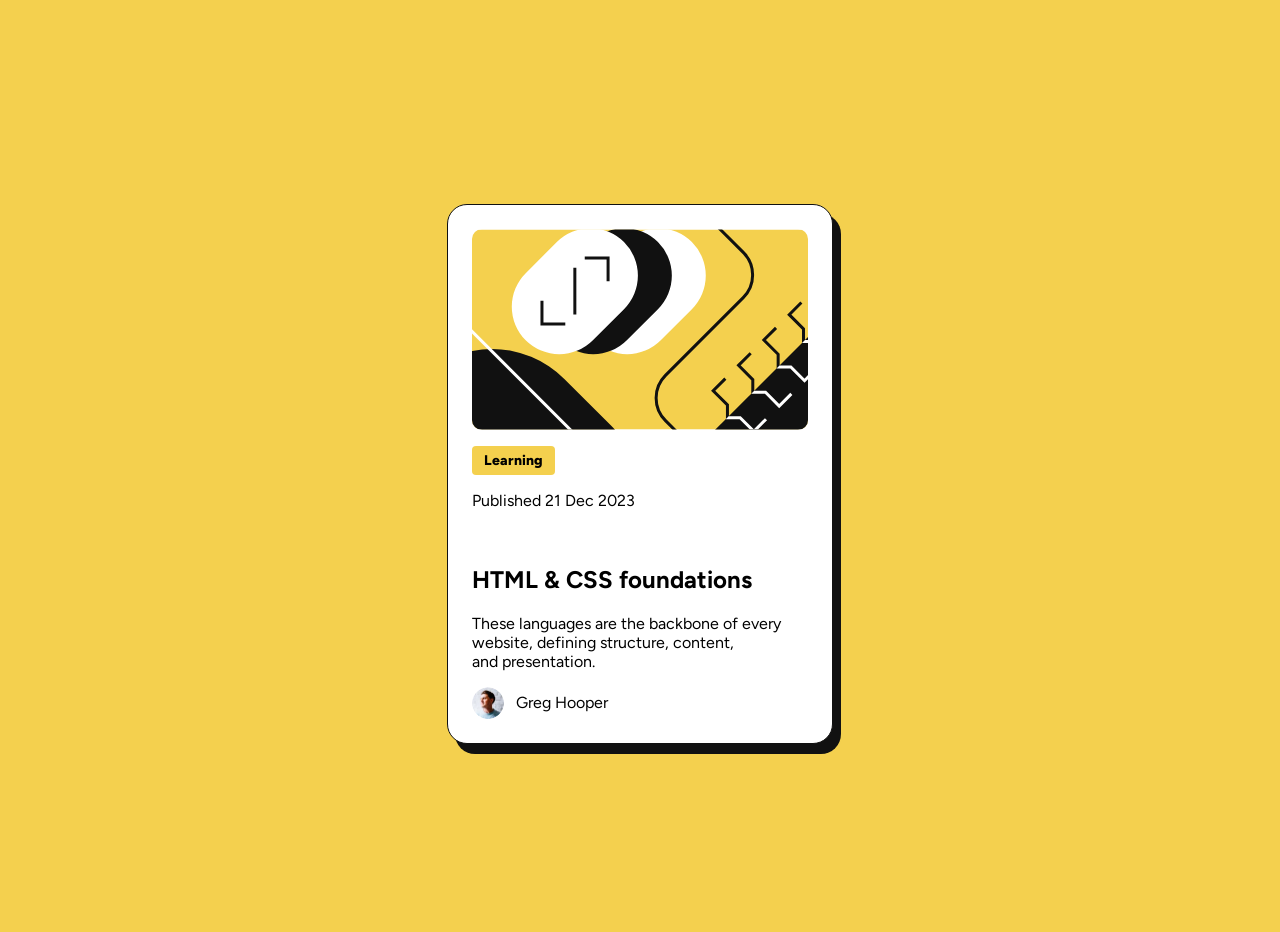
<file: Lab-3.2/Blog-Preview-Card Challenge/index.html>
<!DOCTYPE html>
<html lang="en">
<head>
  <meta charset="UTF-8">
  <meta name="viewport" content="width=device-width, initial-scale=1.0"> <!-- displays site properly based on user's device -->

  <link rel="icon" type="image/png" sizes="32x32" href="./assets/images/favicon-32x32.png">
  <link rel="stylesheet" href="blog.css">
  <link rel="preconnect" href="https://fonts.googleapis.com">
<link rel="preconnect" href="https://fonts.gstatic.com" crossorigin>
<link href="https://fonts.googleapis.com/css2?family=Figtree:ital,wght@0,300..900;1,300..900&display=swap" rel="stylesheet">
  <title>Frontend Mentor | Blog preview card</title>

</head>
<body>
  <div class="card-container">
    <article class="card">
      <img src="../Blog-Preview-Card Challenge/assets/images/illustration-article.svg" alt="Illustration Article" class="card-image"/>
      <h4 class="title-card">Learning</h4>

      <p>Published 21 Dec 2023</p><br>
      <div class="card-content">
        <h2>HTML & CSS foundations</h2>
        <p>These languages are the backbone of every<br>website, defining structure, content,<br>and presentation.</p>
     </div>
      <div class="author">
        <img src="../Blog-Preview-Card Challenge/assets/images/image-avatar.webp" alt="Profile Picture" class="profile-image">
        Greg Hooper
      </div>
    </article>
  </div>
</body>
</html>
</file>
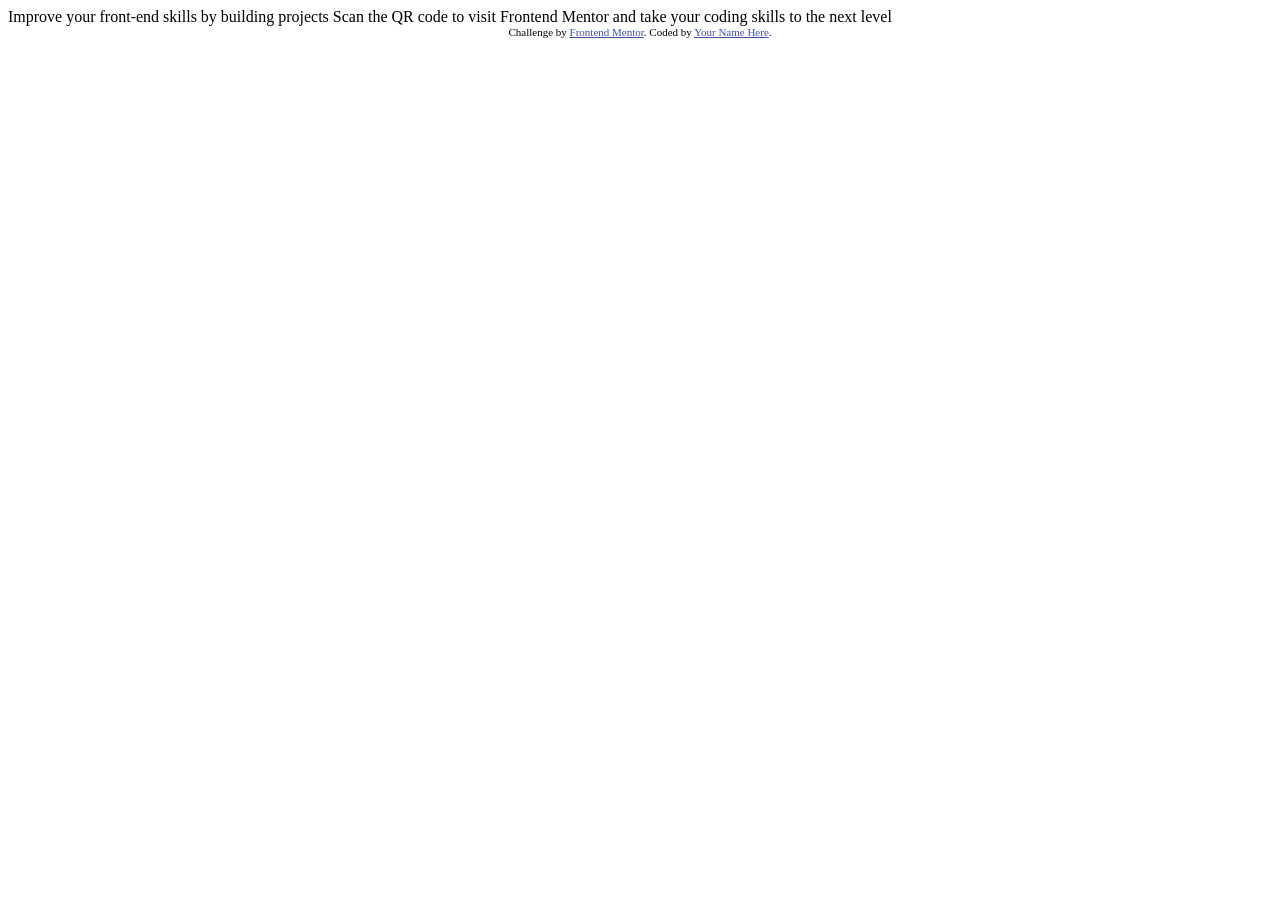
<file: Lab-3.2/QR-Code-Challenge/qr-code-component-main/index.html>
<!DOCTYPE html>
<html lang="en">
<head>
  <meta charset="UTF-8">
  <meta name="viewport" content="width=device-width, initial-scale=1.0"> <!-- displays site properly based on user's device -->

  <link rel="icon" type="image/png" sizes="32x32" href="./images/favicon-32x32.png">
  
  <title>Frontend Mentor | QR code component</title>

  <!-- Feel free to remove these styles or customise in your own stylesheet 👍 -->
  <style>
    .attribution { font-size: 0.6875rem; text-align: center; }
    .attribution a { color: hsl(228, 45%, 44%); }
  </style>
</head>
<body>

  Improve your front-end skills by building projects

  Scan the QR code to visit Frontend Mentor and take your coding skills to the next level
  
  <footer class="attribution">
    Challenge by <a href="https://www.frontendmentor.io?ref=challenge">Frontend Mentor</a>. 
    Coded by <a href="#">Your Name Here</a>.
  </footer>
</body>
</html>
</file>
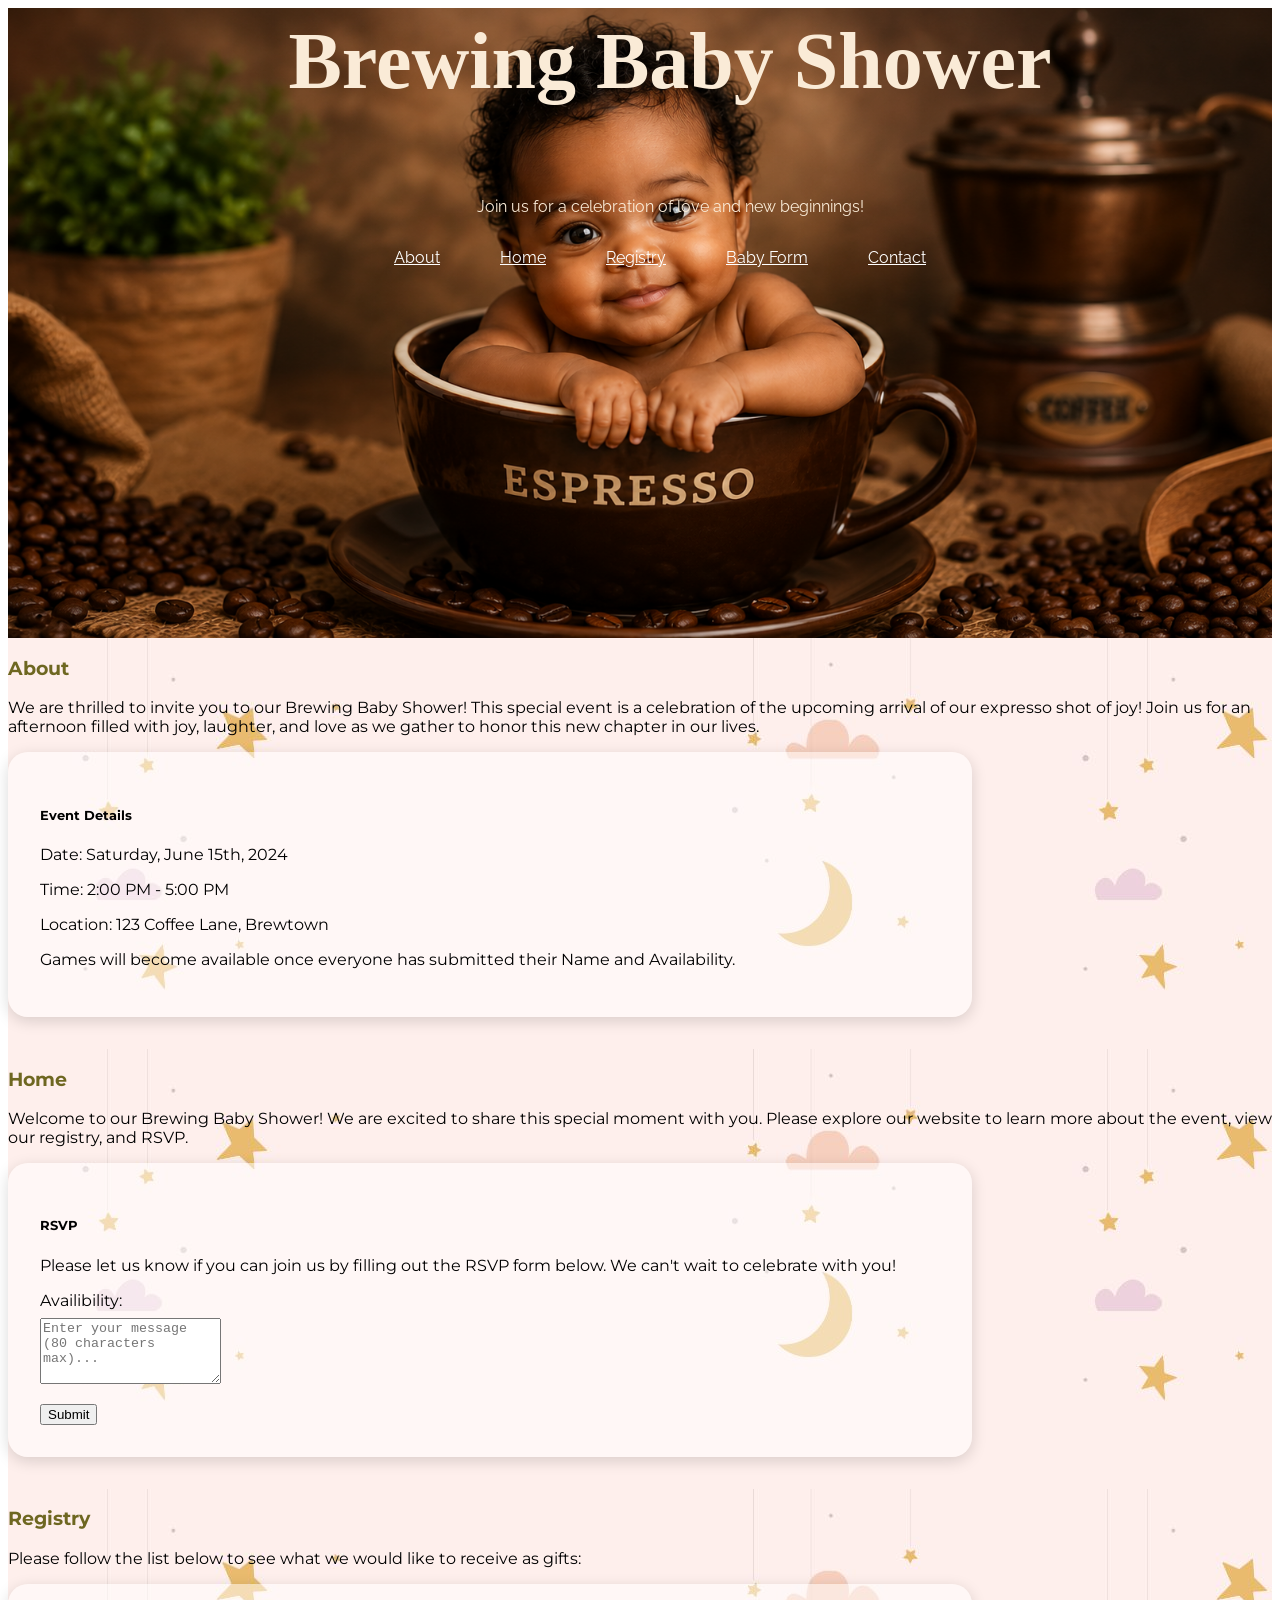
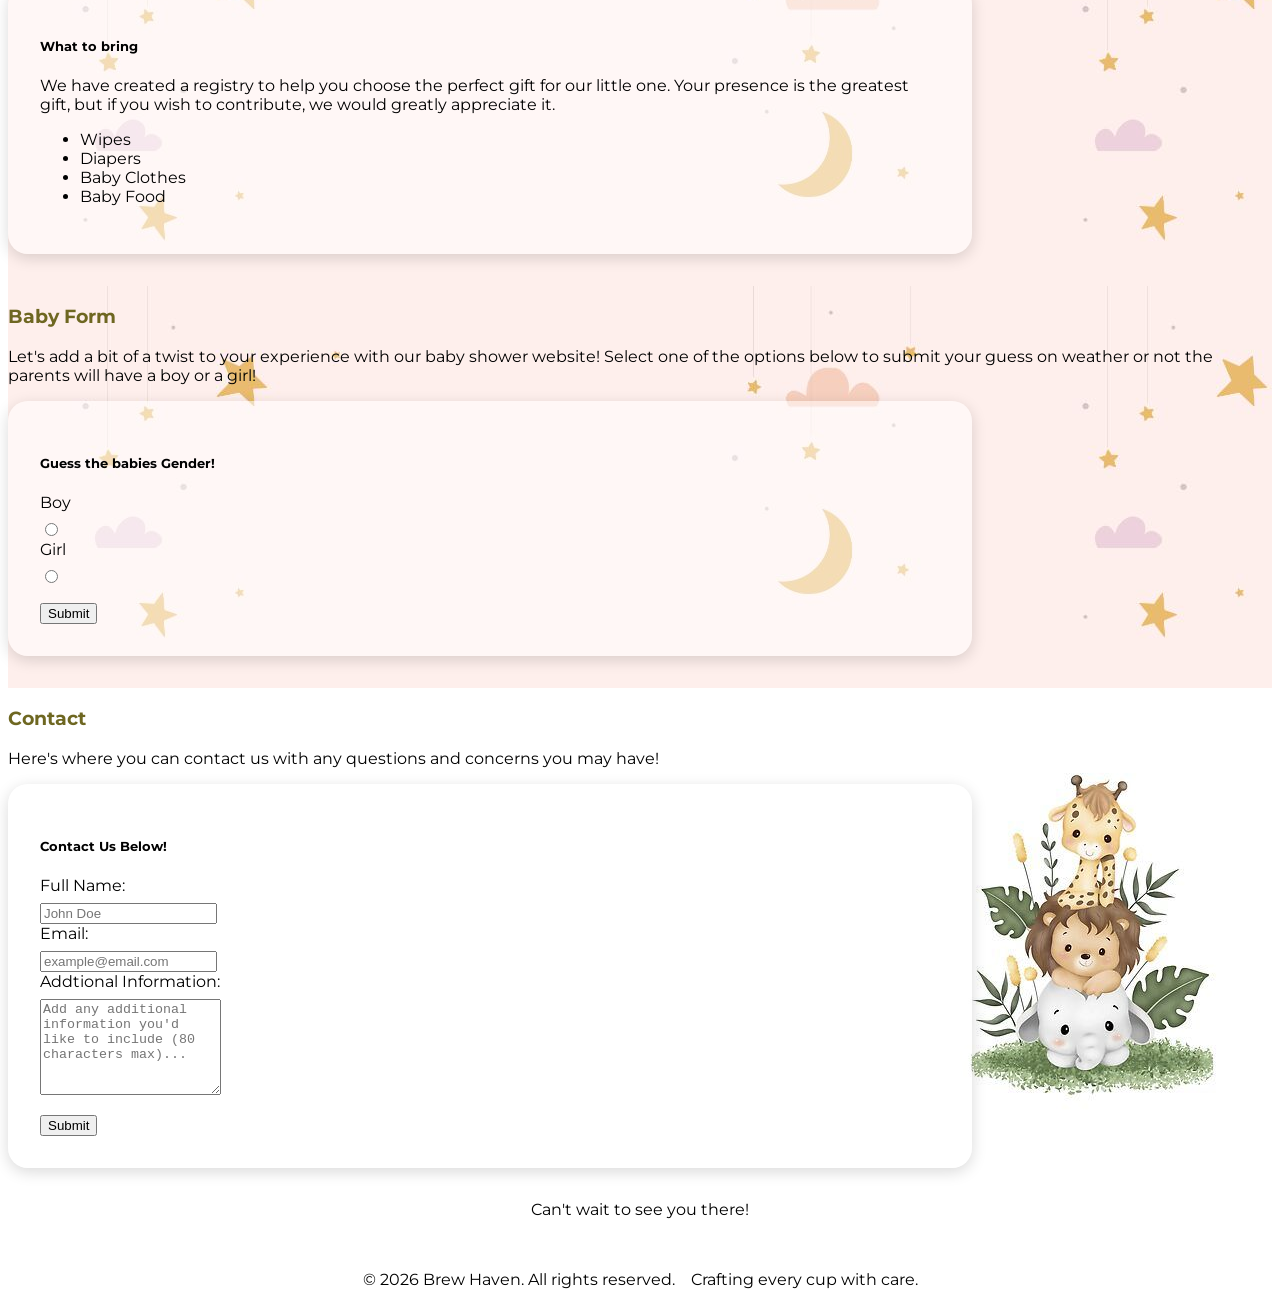
<file: SBA-2-folder/aria.html>
<!DOCTYPE html>
<html lang="en">
<head>
    <meta charset="UTF-8">
    <meta name="viewport" content="width=device-width, initial-scale=1.0">
    <link rel="preconnect" href="https://fonts.googleapis.com">
<link rel="preconnect" href="https://fonts.gstatic.com" crossorigin>
<link href="https://fonts.googleapis.com/css2?family=Raleway:ital,wght@0,100..900;1,100..900&display=swap" rel="stylesheet"><link rel="preconnect" href="https://fonts.googleapis.com">
<link rel="preconnect" href="https://fonts.gstatic.com" crossorigin>
<link href="https://fonts.googleapis.com/css2?family=Montserrat:ital,wght@0,100..900;1,100..900&family=Raleway:ital,wght@0,100..900;1,100..900&display=swap" rel="stylesheet">
    <title>Brewing Baby Shower</title>
    <link rel="stylesheet" href="css/aria-shower.css">
</head>
<body>
<header role ="banner">
    <section class="hero">
        <h1>Brewing Baby Shower</h1>
        <p>Join us for a celebration of love and new beginnings!</p>
        <nav role ="navigation">   
            <ul class="nav-links a">
                
            <li><a href="#about">About</a></li>
            <li><a href="#home">Home</a></li>
            <li><a href="#registry">Registry</a></li> 
            <li><a href="#baby-form">Baby Form</a></li>
            <li><a href="#contact">Contact</a></li></ul>
        </nav>
    </section>
</header>
<main>
 <div class="card-container">    
        <section id="about"><h3>About</h3>
          <p>We are thrilled to invite you to our Brewing Baby Shower! This special event is a celebration of the upcoming arrival of our expresso shot of joy! Join us for an afternoon filled with joy, laughter, and love as we gather to honor this new chapter in our lives.</p>
            <article class="card"><h5>Event Details</h5>
                <p>Date: Saturday, June 15th, 2024</p>
                <p>Time: 2:00 PM - 5:00 PM</p>
                <p>Location: 123 Coffee Lane, Brewtown</p>
                <p>Games will become available once everyone has submitted their Name and Availability.</p>    
            </article>
         </section>
    </div>

    <div class="card-container"> 
        <section id="home"><h3>Home</h3>
            <p>Welcome to our Brewing Baby Shower! We are excited to share this special moment with you. Please explore our website to learn more about the event, view our registry, and RSVP.</p>
         <article class="card"><h5>RSVP</h5>
            <p>Please let us know if you can join us by filling out the RSVP form below. We can't wait to celebrate with you!</p>
            <form>
                <label for="availability">Availibility:</label>
                <textarea
                name="availability"
                id="availability"
                rows="4"
                maxlength="80"
                placeholder="Enter your message (80 characters max)..."
                aria-required="true"
                aria-invalid="false"></textarea>
                <button type="submit">Submit</button>
            </form>
        </section>
    </div>

<div class="card-container">
    <section id="registry"><h3>Registry</h3> <p>Please follow the list below to see what we would like to receive as gifts:</p>
         <article class="card"><h5>What to bring</h5><p>We have created a registry to help you choose the perfect gift for our little one. Your presence is the greatest gift, but if you wish to contribute, we would greatly appreciate it.</p>
                <ul class="list-text"> 
                    <li>Wipes</li>   
                    <li>Diapers</li>
                    <li>Baby Clothes</li>
                    <li>Baby Food</li>
                </ul>
        </article>
    </section>
</div>
<div class="card-container"> 
    <section id="baby-form"><h3>Baby Form</h3><p>Let's add a bit of a twist to your experience with our baby shower website! Select one of the options below to submit your guess on weather or not the parents will have a boy or a girl!</p>
        <article class="card"><h5>Guess the babies Gender!</h5>
            <form>  
                <label for="boy">Boy</label>
                <input type="radio"
                id="boy" 
                name="baby-gender" 
                value="boy">
        
                <label for="girl">Girl</label>
                <input 
                type="radio"
                id="girl" 
                name="baby-gender" 
                value="girl">
                <button type="submit">Submit</button></button> 
            </form>   
        </article>  
    </section>
</div>
    <div class="card-container"></div>
        <section id="contact"><h3>Contact</h3><p>Here's where you can contact us with any questions and concerns you may have! </p>    
         <article class="card"><h5>Contact Us Below!</h5>
                <div class="form-group contact"></div>
                    <form>
                    <label for="full-name">Full Name:</label>
                    <input type="full-name"
                    name="full-name"
                    id="full-name"
                    placeholder="John Doe"
                    required
                    aria-required="true"
                    Aria-invalid="false"></inp>
                    </form>

                    <form>
                    <label for="email">Email:</label>
                    <input
                    type="email"
                    id="email"
                    name="email"
                    placeholder="example@email.com"
                    required
                    aria-required="true"
                    Aria-invalid="false">
                    </input>
                    </form>

                    <form>
                    <label for="additional-information">Addtional Information:</label>
                    <textarea
                    name="additional-information"
                    id="additional-information"
                    rows="6"
                    maxlength="80"
                    placeholder="Add any additional information you'd like to include (80 characters max)..."
                    aria-required="true"
                    aria-invalid="false"></textarea>
                    <button type="submit">Submit</button></form>
                </div>
            </article>
        </section>
    </div>

<p id="greeting">Can't wait to see you there!</p><br>
    <footer class="site-footer">
        <p>&copy; 2026 Brew Haven. All rights reserved.</p>
        <p>Crafting every cup with care.</p>
    </footer>
</main>
</body>
</html>
</file>
<file: Lab-3.2/Blog-Preview-Card Challenge/blog.css>
body{ min-height:100vh; 
  display:flex; 
  justify-content:center; 
  align-items:center; 
  background:hsl(47, 88%, 63%); 
  padding-top: 16px;
  font-family: "Figtree", sans-serif; font-optical-sizing: auto; 
  font-style: normal; 
} 

.card{ padding: 24px; 
} 

.card-container{ 
margin:auto; 
display:grid; 
place-items:center; 
grid-template-columns: 1fr; 
min-width: 384px; 
min-height:522px ;
border-radius: 20px; 
background-color: white; 
border: 1px solid #111111; 
box-shadow: 8px 10px 0 #111; 
}  

.card-image{
border-radius: 10px;
width: 100%; 
height: auto; 
display: block; 
margin: 0 auto; 
} 
.title-card { 
  font-size: 14px;
  font-weight: 800;
  display: inline-block;
  background-color: hsl(47, 88%, 63%);
  border-radius: 4px;
  padding: 6px 12px;
  margin: 0;
  margin-top: 16px;
}
      
.author{ 
display:flex; 
align-items:center;
gap: 12px; 
} 
.author img{ 
width: 32px;
height: 32px; 
border-radius: 50%; 
} 
h2:hover{ 
color:#F4D04E; 
cursor:pointer; 
}
.title-container{
  display:flex;
  margin-top:16px;
  justify-content:left;
}
</file>
<file: SBA-2-folder/css/aria-shower.css>
@media (max-width: 768px) {
body{
    background-color: burlywood;
}
}

.hero{
    min-height: 70vh;
    text-align: center;
    font-family: "Raleway", sans-serif;
    font-optical-sizing: auto;
    font: weight 100px;
    font-style:normal;
    color:antiquewhite;

    display: flex;
    flex-direction: column;
    justify-content: flex-start;
    padding-left:60px;
    align-items:center;

    max-height: 500vh;

    background-image: url("../images/banner.png");
    background-size: cover;
    background-position: center;
    background-repeat: no-repeat;

    
}

.hero h1 {
padding: left 15vh;
font-family: "Great Vibes", cursive;
font-size: 5rem;
 padding-top: 0.5rem; /* Reduce top padding */
  padding-bottom: 0.5rem; /* Keep bottom padding */
  margin-top: 0;
}


nav {
color:white;
display: flex;
flex-direction:column;
justify-content:flex-start;
align-items: center;
}

nav ul{
display:flex;
list-style-type:none;
}

nav li{
    align-items:flex-end;
    padding-right: 60px;
}
.nav-links a {
    color:white;
    }

main{
  font-family: "Montserrat", sans-serif;
  font-optical-sizing: auto;
  font-weight:100vh;
  font-style: normal;
}

.card{
    break-inside: avoid;
    margin-bottom: 2rem;
    background-color: rgba(255, 255, 255, 0.486);
    padding: 2rem;
    border-radius: 20px;
    box-shadow: 0 5px 15px rgba(0,0,0,0.1);


    padding: 2rem;
    border-radius: 20px;
    box-shadow: 0 4px 15px rgba(0, 0, 0, 0.15);
    max-width:100vh;
}

.card-container{
    display: flex;
    flex-direction:column;
    background-image:url(../images/card.jpg);
}

h3{
 color:rgb(110, 103, 33);
}

label{
display: block;
 margin-bottom: 0.5rem;
}
button{
display: block;
margin-top: 1rem;
}

#contact{
background-image:url(../images/cute-insert.jpg);
background-repeat:no-repeat;
background-position:right;
}

footer{
display:flex;
flex-direction: row;    /* Stack items horizontally */
gap: 1rem;   
justify-content: center; /* Optional: Center items horizontally */           
}

#greeting{
    display:flex;
    flex-drection:row;
    justify-content:center;
}
</file>
